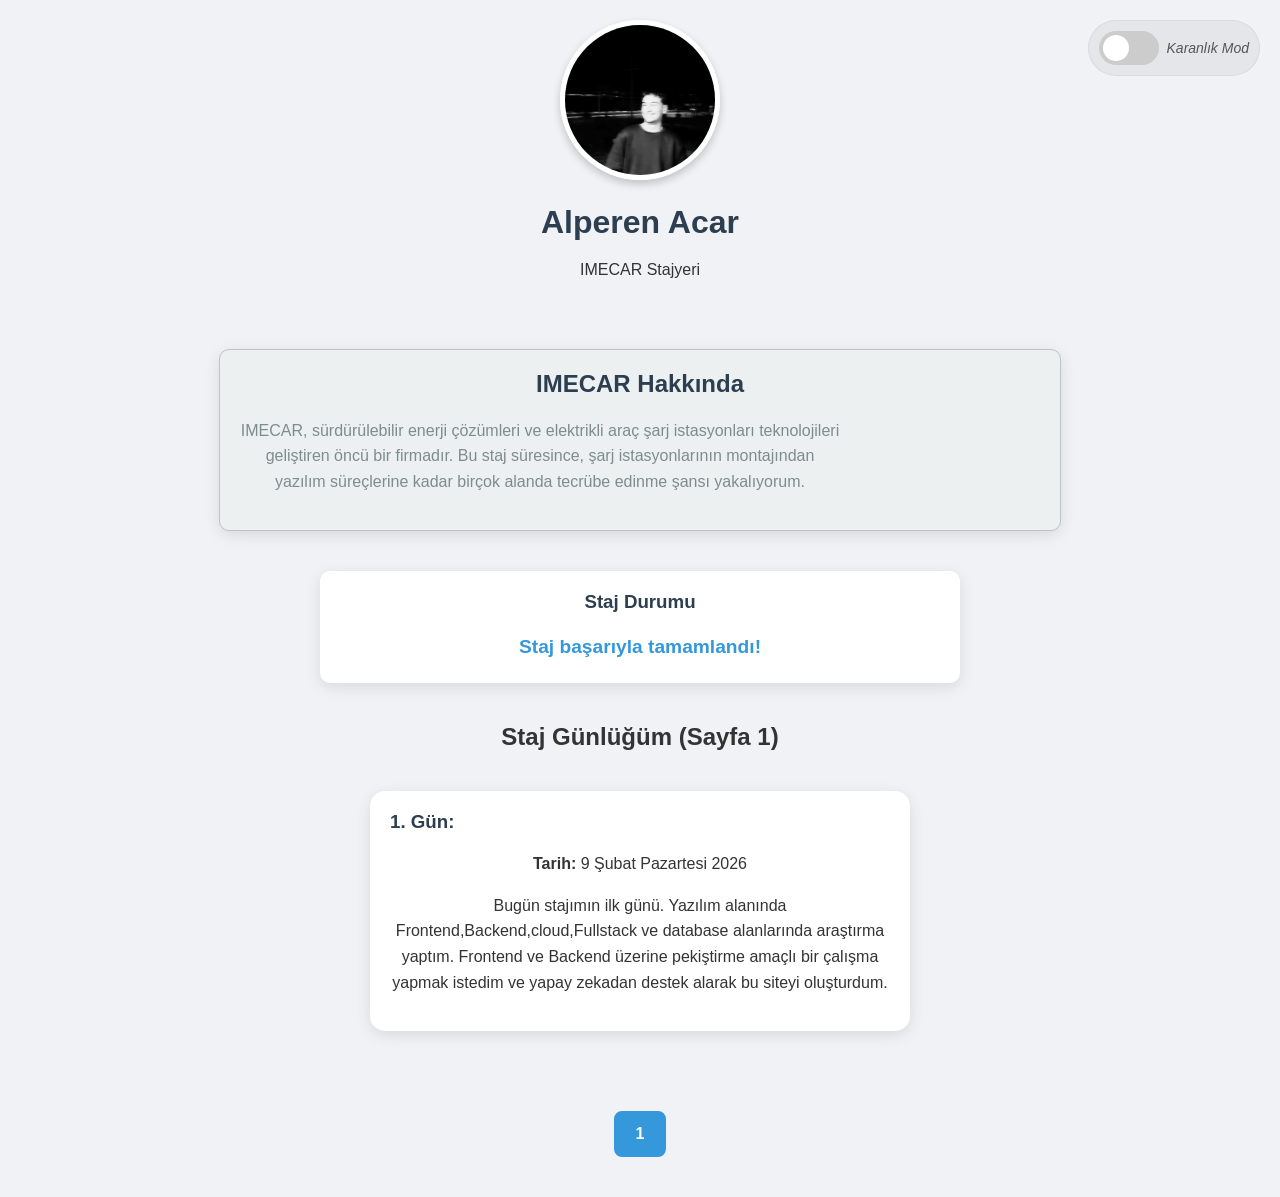
<file: index.html>
<!DOCTYPE html>
<html lang="tr">
<head>
    <meta charset="UTF-8">
    <meta name="viewport" content="width=device-width, initial-scale=1.0">
    <title>Staj Günlüğüm | Yeni Başlangıç</title>
    <link rel="stylesheet" href="style.css">
    <style>
        /* Butonu ekrana sabitlemek için gereken stil */
        .fixed-toggle-container {
            position: fixed;
            top: 20px;
            right: 20px;
            z-index: 9999;
            display: flex;
            align-items: center;
            gap: 8px;
            background: rgba(128, 128, 128, 0.1);
            padding: 10px;
            border-radius: 50px;
            backdrop-filter: blur(5px);
            border: 1px solid rgba(0,0,0,0.05);
        }
    </style>
</head>
<body>
    
    <div class="fixed-toggle-container">
        <label class="switch" style="position: relative; display: inline-block; width: 60px; height: 34px; margin: 0;">
            <input type="checkbox" id="darkModeToggle" onclick="toggleDarkMode()" style="opacity: 0; width: 0; height: 0;">
            <span class="slider round"></span>
        </label>
        <span style="font-size: 14px; font-style: italic; opacity: 0.8;">Karanlık Mod</span>
    </div>

    <header>
        <img src="resimler/profil.jpg" alt="Profil Fotoğrafım" class="profil-resmi">
        <h1>Alperen Acar</h1>
        <p>IMECAR Stajyeri</p>
    </header>

    <section id="hakkinda" style="text-align: center; background: #ecf0f1; padding: 20px; border-radius: 10px; max-width: 800px; margin: 20px auto; border: 1px solid #bdc3c7;">
        <h2 style="margin-top: 0; color: #2c3e50;">IMECAR Hakkında</h2>
        <p style="color: #7f8c8d; line-height: 1.6;">
            IMECAR, sürdürülebilir enerji çözümleri ve elektrikli araç şarj istasyonları teknolojileri geliştiren öncü bir firmadır. 
            Bu staj süresince, şarj istasyonlarının montajından yazılım süreçlerine kadar birçok alanda tecrübe edinme şansı yakalıyorum.
        </p>
    </section>

    <section id="staj-sayaci" style="text-align: center; background: white; padding: 20px; border-radius: 10px; max-width: 600px; margin: 20px auto; box-shadow: 0 4px 15px rgba(0,0,0,0.1);">
        <h3 style="margin-top: 0; color: #2c3e50;">Staj Durumu</h3>
        <p id="sayac-metni" style="font-size: 1.2em; font-weight: bold; color: #3498db; margin: 0;"></p>
    </section>

    <section id="staj-gunlugu">
        <h2>Staj Günlüğüm (Sayfa 1)</h2>

        <div class="gunluk-kart">
            <h3>1. Gün:</h3>
            <p><strong>Tarih:</strong> 9 Şubat Pazartesi 2026</p>
            <p>Bugün stajımın ilk günü. Yazılım alanında Frontend,Backend,cloud,Fullstack ve database alanlarında araştırma yaptım. Frontend ve Backend üzerine pekiştirme amaçlı bir çalışma yapmak istedim ve yapay zekadan destek alarak bu siteyi oluşturdum. </p>
        </div>

        <div class="pagination">
            <a href="index.html" class="active">1</a>
        </div>
    </section>

    <script>
        // --- STAJ SAYACI VE KARANLIK MOD MANTIĞI ---
        const stajBaslangic = new Date("2026-02-09T00:00:00"); 
        const stajBitis = new Date("2026-05-24T00:00:00");

        function hesaplaIsGunu(baslangic, bitis) {
            let isGunuSayisi = 0;
            let suankiTarih = new Date(baslangic);
            suankiTarih.setHours(0,0,0,0);
            bitis.setHours(0,0,0,0);

            const resmiTatiller = ["2026-03-20", "2026-03-21", "2026-03-22", "2026-04-23", "2026-05-01", "2026-05-19"];

            while (suankiTarih <= bitis) {
                let gun = suankiTarih.getDay();
                let tarihStr = suankiTarih.toISOString().split('T')[0];
                if (gun !== 0 && gun !== 6 && !resmiTatiller.includes(tarihStr)) {
                    isGunuSayisi++;
                }
                suankiTarih.setDate(suankiTarih.getDate() + 1);
            }
            return isGunuSayisi;
        }

        const bugun = new Date();
        bugun.setHours(0,0,0,0);
        const toplamIsGunu = hesaplaIsGunu(new Date(stajBaslangic), new Date(stajBitis));
        let gecenIsGunu = hesaplaIsGunu(new Date(stajBaslangic), new Date(bugun));
        
        if (bugun > stajBitis) gecenIsGunu = toplamIsGunu;

        let mesaj = "";
        if (bugun < stajBaslangic) mesaj = "Staj henüz başlamadı.";
        else if (bugun > stajBitis) mesaj = "Staj başarıyla tamamlandı!";
        else mesaj = `${gecenIsGunu} / ${toplamIsGunu} İş Günü Tamamlandı`;

        document.getElementById("sayac-metni").innerText = mesaj;

        // KARANLIK MOD FONKSİYONU
        function toggleDarkMode() {
            document.body.classList.toggle('dark-mode');
            localStorage.setItem('darkMode', document.body.classList.contains('dark-mode'));
        }

        window.addEventListener('load', () => {
            if (localStorage.getItem('darkMode') === 'true') {
                document.body.classList.add('dark-mode');
                const toggle = document.getElementById('darkModeToggle');
                if (toggle) toggle.checked = true;
            }
        });
    </script>
</body>
</html>
</file>
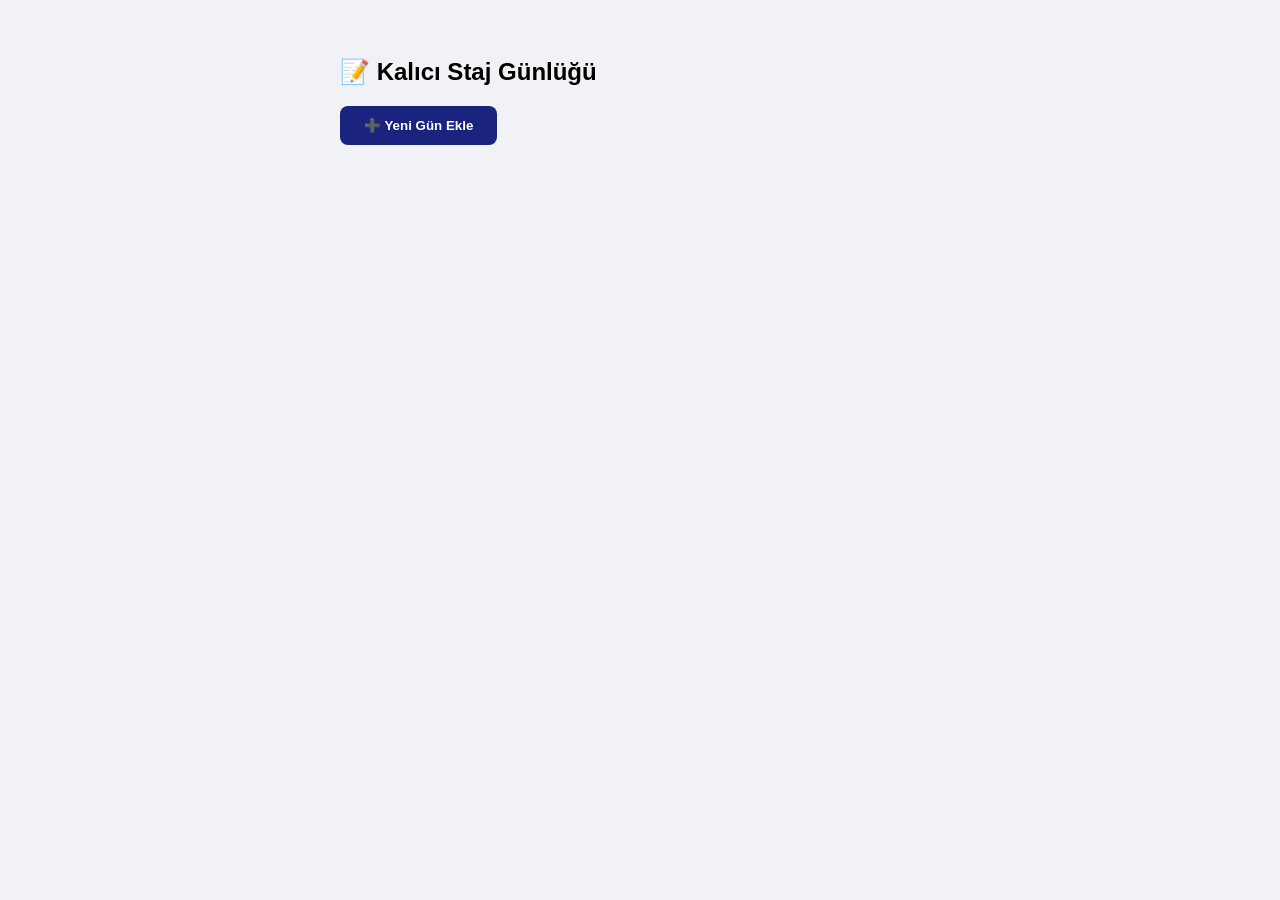
<file: gunluk.html>
<!DOCTYPE html>
<html lang="tr">
<head>
    <meta charset="UTF-8">
    <title>Kalıcı Staj Günlüğü</title>
    <style>
        body { font-family: 'Segoe UI', sans-serif; padding: 30px; background: #f0f2f5; display: flex; flex-direction: column; align-items: center; }
        .container { width: 100%; max-width: 600px; }
        .btn-ekle { background: #1a237e; color: white; border: none; padding: 12px 24px; border-radius: 8px; cursor: pointer; font-weight: bold; margin-bottom: 20px; }
        .gun-kart { background: white; padding: 20px; margin-bottom: 15px; border-radius: 12px; box-shadow: 0 4px 6px rgba(0,0,0,0.1); border-left: 5px solid #1a237e; }
        h3 { margin: 0 0 10px 0; color: #303f9f; font-size: 16px; }
        textarea { width: 100%; padding: 10px; border: 1px solid #ddd; border-radius: 5px; resize: vertical; box-sizing: border-box; }
    </style>
</head>
<body>

    <div class="container">
        <h2>📝 Kalıcı Staj Günlüğü</h2>
        <button class="btn-ekle" onclick="yeniGunOlustur()">➕ Yeni Gün Ekle</button>
        <div id="gunlukListesi"></div>
    </div>

    <script>
        // 1. Verileri Hafızadan Yükle (Eğer boşsa boş liste getir)
        let gunler = JSON.parse(localStorage.getItem('stajVerileri')) || [];

        // Sayfa açıldığında kayıtlı günleri ekrana bas
        ekraniGuncelle();

        function yeniGunOlustur() {
            // En son gün sayısını bul ve 1 artır
            let sonNo = gunler.length > 0 ? Math.max(...gunler.map(g => g.no)) : 15;
            let yeniNo = sonNo + 1;
            let bugun = new Date().toLocaleDateString('tr-TR');

            // Yeni günü listeye ekle
            gunler.unshift({ no: yeniNo, tarih: bugun, icerik: "" });
            
            kaydetVeGuncelle();
        }

        function metniKaydet(index, metin) {
            // Yazılan metni listede güncelle
            gunler[index].icerik = metin;
            localStorage.setItem('stajVerileri', JSON.stringify(gunler));
        }

        function kaydetVeGuncelle() {
            localStorage.setItem('stajVerileri', JSON.stringify(gunler));
            ekraniGuncelle();
        }

        function ekraniGuncelle() {
            const liste = document.getElementById('gunlukListesi');
            liste.innerHTML = "";

            gunler.forEach((gun, index) => {
                liste.innerHTML += `
                    <div class="gun-kart">
                        <h3>GÜN ${gun.no} | ${gun.tarih}</h3>
                        <textarea 
                            oninput="metniKaydet(${index}, this.value)" 
                            placeholder="Bugün neler yaptın?..."
                        >${gun.icerik}</textarea>
                    </div>
                `;
            });
        }
    </script>
</body>
</html>
</file>
<file: style.css>
/* Genel Ayarlar */
body {
    font-family: 'Segoe UI', Tahoma, Geneva, Verdana, sans-serif;
    background-color: #f0f2f5;
    color: #333;
    display: flex;
    flex-direction: column;
    align-items: center;
    padding: 20px;
    margin: 0;
    transition: background-color 0.3s, color 0.3s;
}

header {
    text-align: center;
    margin-bottom: 30px;
}

/* Profil Resmi */
.profil-resmi {
    width: 150px;
    height: 150px;
    border-radius: 50%;
    border: 5px solid white;
    box-shadow: 0 4px 8px rgba(0,0,0,0.2);
    object-fit: cover;
}

h1 {
    color: #2c3e50;
    margin-top: 20px;
    margin-bottom: 5px;
}

p {
    max-width: 600px;
    text-align: center;
    line-height: 1.6;
}

/* --- Kutu Yapıları --- */
#staj-gunlugu {
    width: 100%;
    display: flex;
    flex-direction: column;
    align-items: center;
    gap: 20px;
}

/* Tüm kutular için ortak stiller */
.gunluk-kart, #hakkinda, #staj-sayaci {
    background: white;
    border-radius: 15px;
    padding: 20px;
    width: 90%;
    max-width: 500px;
    box-shadow: 0 4px 15px rgba(0,0,0,0.1);
    transition: transform 0.3s ease, background-color 0.3s, color 0.3s;
    margin-bottom: 20px;
}

.gunluk-kart:hover {
    transform: translateY(-5px);
}

.gunluk-kart h3 {
    margin-top: 0;
    color: #2c3e50;
}

.gunluk-resim {
    width: 100%;
    height: 250px;
    object-fit: cover;
    border-radius: 10px;
    margin-top: 10px;
}

/* --- Sayfalama Butonları Stil --- */
.pagination {
    display: flex;
    justify-content: center;
    gap: 15px;
    margin-top: 40px;
    margin-bottom: 20px;
}

.pagination a {
    color: #2c3e50;
    padding: 12px 20px;
    text-decoration: none;
    border: 2px solid #2c3e50;
    border-radius: 8px;
    background-color: white;
    font-weight: bold;
    transition: all 0.3s ease;
}

.pagination a:hover {
    background-color: #2c3e50;
    color: white;
}

.pagination a.active {
    background-color: #3498db;
    color: white;
    border: 2px solid #3498db;
}

/* --- ŞIK DARK MODE TOGGLE (Sağ Üstte) --- */
.theme-switch-wrapper {
    position: fixed;
    top: 20px;
    right: 20px;
    display: flex;
    align-items: center;
    z-index: 1000;
}

.theme-switch {
    display: inline-block;
    height: 34px;
    position: relative;
    width: 60px;
}

.theme-switch input {
    display:none;
}

.slider {
    background-color: #ccc;
    bottom: 0;
    cursor: pointer;
    left: 0;
    position: absolute;
    right: 0;
    top: 0;
    transition: .4s;
    border-radius: 34px;
}

.slider:before {
    background-color: white;
    bottom: 4px;
    content: "";
    height: 26px;
    left: 4px;
    position: absolute;
    transition: .4s;
    width: 26px;
    border-radius: 50%;
}

input:checked + .slider {
    background-color: #3498db;
}

input:checked + .slider:before {
    transform: translateX(26px);
}
/* -------------------------------------- */

/* --- DARK MODE ÖZELLİKLERİ --- */
body.dark-mode {
    background-color: #1a1a1a !important;
    color: #ffffff !important;
}

/* KESİN ÇÖZÜM: 
   Kutu arka planlarını 'transparent' yapıyoruz
   ve gölgelerini kaldırıyoruz.
*/
body.dark-mode .gunluk-kart,
body.dark-mode #hakkinda,
body.dark-mode #staj-sayaci {
    background-color: transparent !important;
    box-shadow: none !important;
    border: 1px solid #444 !important; /* İstersen çok hafif bir çerçeve kalabilir */
}

/* Yazı Elemanları için Koyu Mod */
body.dark-mode h1,
body.dark-mode h2,
body.dark-mode h3,
body.dark-mode p,
body.dark-mode header p {
    color: #ffffff !important;
}

body.dark-mode .slider {
    background-color: #444;
}

body.dark-mode input:checked + .slider {
    background-color: #f1c40f !important;
}

/* Sayfalama butonları koyu mod */
body.dark-mode .pagination a {
    background-color: #444 !important;
    color: white !important;
    border-color: #666 !important;
}

body.dark-mode .pagination a:hover {
    background-color: #3498db !important;
    border-color: #3498db !important;
}

/* --- Dark Mode Yazı Rengi Düzeltmesi --- */
body.dark-mode .theme-switch-wrapper em {
    color: #ffffff !important;
}
/* -------------------------------------------------- */
</file>
